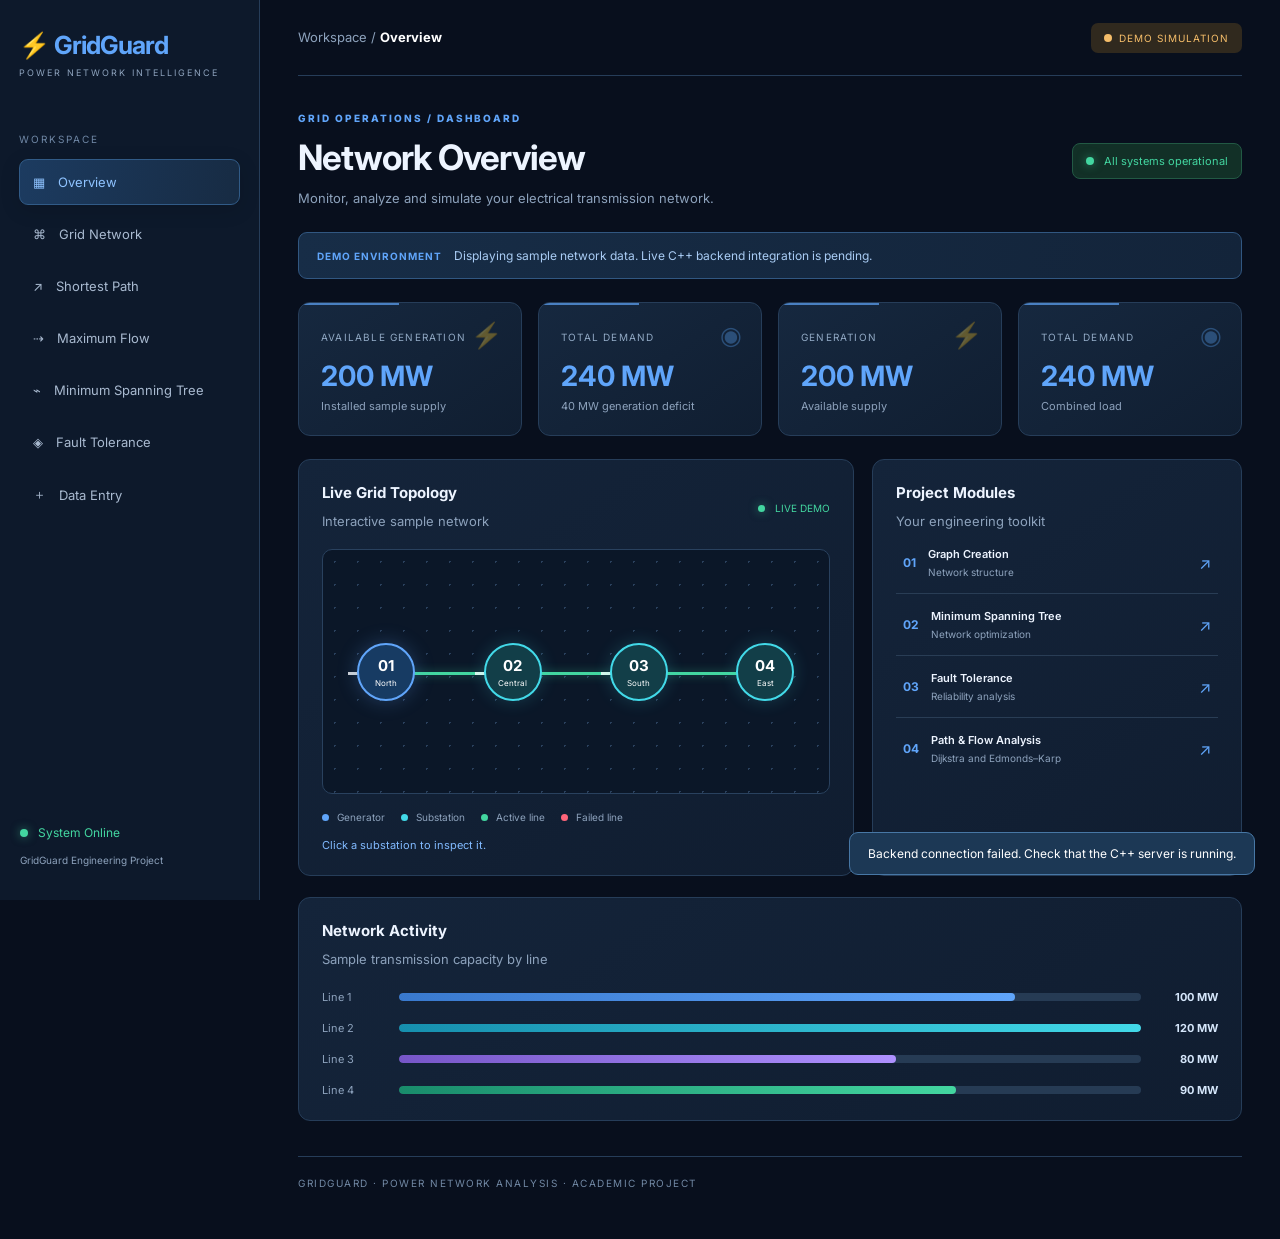
<file: frontend/index.html>
<!DOCTYPE html>
<html lang="en">
<head>
    <meta charset="UTF-8">
    <meta name="viewport" content="width=device-width, initial-scale=1.0">
    <title>GridGuard | Power Network Intelligence</title>
    <link rel="stylesheet" href="style.css">
</head>
<body>

<div class="app-shell">

    <aside class="sidebar">
        <div class="brand">
            <h2>⚡ GridGuard</h2>
            <p>POWER NETWORK INTELLIGENCE</p>
        </div>

        <p class="nav-heading">WORKSPACE</p>
        <button class="nav active" data-page="overview">▦ <span>Overview</span></button>
        <button class="nav" data-page="network">⌘ <span>Grid Network</span></button>
        <button class="nav" data-page="shortest">↗ <span>Shortest Path</span></button>
        <button class="nav" data-page="flow">⇢ <span>Maximum Flow</span></button>
        <button class="nav" data-page="mst">⌁ <span>Minimum Spanning Tree</span></button>
        <button class="nav" data-page="fault">◈ <span>Fault Tolerance</span></button>
        <button class="nav" data-page="data-entry">＋ <span>Data Entry</span></button>
        <div class="sidebar-bottom">
            <div><span class="status-dot"></span> System Online</div>
            <small>GridGuard Engineering Project</small>
        </div>
    </aside>

    <main class="main-content">

        <header class="topbar">
            <div>
                <span class="muted">Workspace /</span>
                <b id="page-title">Overview</b>
            </div>
            <div class="topbar-right">
                <span class="demo"><span class="status-dot"></span> DEMO SIMULATION</span>
            </div>
        </header>

        <!-- OVERVIEW -->
        <section id="overview" class="page active">
            <div class="welcome-row">
                <div>
                    <p class="eyebrow">GRID OPERATIONS / DASHBOARD</p>
                    <h1>Network Overview</h1>
                    <p class="muted">Monitor, analyze and simulate your electrical transmission network.</p>
                </div>
                <div class="system-status">
                    <span class="status-dot"></span> All systems operational
                </div>
            </div>

            <div class="notice">
                <strong>DEMO ENVIRONMENT</strong>
                <span>Displaying sample network data. Live C++ backend integration is pending.</span>
            </div>

            <div class="stats">
         <article class="stat-card">
    <small>AVAILABLE GENERATION</small>
    <h2>200 MW</h2>
    <p>Installed sample supply</p>
    <span class="stat-icon">⚡</span>
</article>

<article class="stat-card">
    <small>TOTAL DEMAND</small>
    <h2>240 MW</h2>
    <p>40 MW generation deficit</p>
    <span class="stat-icon">◉</span>
</article>
                <article class="stat-card">
                    <small>GENERATION</small>
                    <h2>200 MW</h2>
                    <p>Available supply</p>
                    <span class="stat-icon">⚡</span>
                </article>
                <article class="stat-card">
                    <small>TOTAL DEMAND</small>
                    <h2>240 MW</h2>
                    <p>Combined load</p>
                    <span class="stat-icon">◉</span>
                </article>
            </div>

            <div class="dashboard-grid">
                <article class="card topology-card">
                    <div class="card-heading">
                        <div>
                            <h3>Live Grid Topology</h3>
                            <p class="muted">Interactive sample network</p>
                        </div>
                        <span class="live-label"><span class="status-dot"></span> LIVE DEMO</span>
                    </div>

                    <div class="grid-map" id="overview-map">
                        <div class="grid-line line-1" data-line="1"></div>
                        <div class="grid-line line-2" data-line="2"></div>
                        <div class="grid-line line-3" data-line="3"></div>
                        <div class="grid-line line-4" data-line="4"></div>

                        <button class="station generator" data-station="1">
                            <strong>01</strong><small>North</small>
                        </button>
                        <button class="station load" data-station="2">
                            <strong>02</strong><small>Central</small>
                        </button>
                        <button class="station load" data-station="3">
                            <strong>03</strong><small>South</small>
                        </button>
                        <button class="station load" data-station="4">
                            <strong>04</strong><small>East</small>
                        </button>
                    </div>

                    <div class="map-legend">
                        <span><i class="legend-dot blue"></i> Generator</span>
                        <span><i class="legend-dot cyan"></i> Substation</span>
                        <span><i class="legend-dot green"></i> Active line</span>
                        <span><i class="legend-dot red"></i> Failed line</span>
                    </div>
                    <p class="interaction-hint" id="station-info">Click a substation to inspect it.</p>
                </article>

                <article class="card module-card">
                    <h3>Project Modules</h3>
                    <p class="muted">Your engineering toolkit</p>
                    <button class="module-item" data-go="network">
                        <span class="module-number">01</span>
                        <span><strong>Graph Creation</strong><small>Network structure</small></span>
                        <span class="module-arrow">↗</span>
                    </button>
                    <button class="module-item" data-go="mst">
                        <span class="module-number">02</span>
                        <span><strong>Minimum Spanning Tree</strong><small>Network optimization</small></span>
                        <span class="module-arrow">↗</span>
                    </button>
                    <button class="module-item" data-go="fault">
                        <span class="module-number">03</span>
                        <span><strong>Fault Tolerance</strong><small>Reliability analysis</small></span>
                        <span class="module-arrow">↗</span>
                    </button>
                    <button class="module-item" data-go="shortest">
                        <span class="module-number">04</span>
                        <span><strong>Path & Flow Analysis</strong><small>Dijkstra and Edmonds–Karp</small></span>
                        <span class="module-arrow">↗</span>
                    </button>
                </article>
            </div>

            <article class="card activity-card">
                <div class="card-heading">
                    <div>
                        <h3>Network Activity</h3>
                        <p class="muted">Sample transmission capacity by line</p>
                    </div>
                </div>
                <div class="capacity-bars">
                    <div class="capacity-row"><span>Line 1</span><div class="bar-track"><div class="bar-fill" style="width:83%"></div></div><b>100 MW</b></div>
                    <div class="capacity-row"><span>Line 2</span><div class="bar-track"><div class="bar-fill cyan-fill" style="width:100%"></div></div><b>120 MW</b></div>
                    <div class="capacity-row"><span>Line 3</span><div class="bar-track"><div class="bar-fill purple-fill" style="width:67%"></div></div><b>80 MW</b></div>
                    <div class="capacity-row"><span>Line 4</span><div class="bar-track"><div class="bar-fill green-fill" style="width:75%"></div></div><b>90 MW</b></div>
                </div>
            </article>
        </section>

        <!-- NETWORK -->
        <section id="network" class="page">
            <p class="eyebrow">MODULE 1 / GRAPH MANAGEMENT</p>
            <h1>Grid Network</h1>
            <p class="muted">Explore substations and transmission connections.</p>

            <div class="stats three-stats">
                <article class="stat-card"><small>SUBSTATIONS</small><h2>04</h2><p>Registered nodes</p></article>
                <article class="stat-card"><small>TOTAL LINES</small><h2>04</h2><p>Network edges</p></article>
                <article class="stat-card"><small>NETWORK TYPE</small><h2 class="text-stat">Undirected</h2><p>Weighted graph</p></article>
            </div>

            <article class="card">
                <div class="card-heading">
                    <div><h3>Substation Register</h3><p class="muted">Select a substation to inspect it</p></div>
                </div>
                <div class="table-wrap">
                    <table>
                        <thead><tr><th>ID</th><th>Name</th><th>Type</th><th>Supply</th><th>Demand</th><th>Status</th></tr></thead>
                        <tbody>
                            <tr><td>01</td><td>North</td><td>Generator</td><td>200 MW</td><td>0 MW</td><td><span class="table-status">● Active</span></td></tr>
                            <tr><td>02</td><td>Central</td><td>Load</td><td>0 MW</td><td>100 MW</td><td><span class="table-status">● Active</span></td></tr>
                            <tr><td>03</td><td>South</td><td>Load</td><td>0 MW</td><td>80 MW</td><td><span class="table-status">● Active</span></td></tr>
                            <tr><td>04</td><td>East</td><td>Load</td><td>0 MW</td><td>60 MW</td><td><span class="table-status">● Active</span></td></tr>
                        </tbody>
                    </table>
                </div>
            </article>

            <article class="card">
                <div class="card-heading"><div><h3>Transmission Lines</h3><p class="muted">Click a line to toggle its demo status</p></div></div>
                <div class="table-wrap">
                    <table>
                        <thead><tr><th>Line</th><th>From</th><th>To</th><th>Distance</th><th>Capacity</th><th>Status</th><th>Action</th></tr></thead>
                        <tbody id="line-table">
                            <tr><td>01</td><td>North</td><td>Central</td><td>10 km</td><td>100 MW</td><td><span class="table-status line-status" data-status="1">● Active</span></td><td><button class="small-btn line-toggle" data-line="1">Switch OFF</button></td></tr>
                            <tr><td>02</td><td>Central</td><td>South</td><td>15 km</td><td>120 MW</td><td><span class="table-status line-status" data-status="2">● Active</span></td><td><button class="small-btn line-toggle" data-line="2">Switch OFF</button></td></tr>
                            <tr><td>03</td><td>North</td><td>South</td><td>20 km</td><td>80 MW</td><td><span class="table-status line-status" data-status="3">● Active</span></td><td><button class="small-btn line-toggle" data-line="3">Switch OFF</button></td></tr>
                            <tr><td>04</td><td>South</td><td>East</td><td>8 km</td><td>90 MW</td><td><span class="table-status line-status" data-status="4">● Active</span></td><td><button class="small-btn line-toggle" data-line="4">Switch OFF</button></td></tr>
                        </tbody>
                    </table>
                </div>
            </article>
        </section>

        <!-- SHORTEST PATH -->
        <section id="shortest" class="page">
            <p class="eyebrow">MODULE 4 / DIJKSTRA'S ALGORITHM</p>
            <h1>Shortest Path Analysis</h1>
            <p class="muted">Find the minimum-distance route between two substations.</p>

            <article class="card control-card">
                <h3>Route Configuration</h3>
                <div class="control-row">
                    <label>Source substation
                        <select id="path-source">
                            <option value="1">01 — North</option>
                            <option value="2">02 — Central</option>
                            <option value="3">03 — South</option>
                            <option value="4">04 — East</option>
                        </select>
                    </label>
                    <label>Destination substation
                        <select id="path-destination">
                            <option value="4">04 — East</option>
                            <option value="1">01 — North</option>
                            <option value="2">02 — Central</option>
                            <option value="3">03 — South</option>
                        </select>
                    </label>
                    <button class="primary-btn" id="calculate-path">Calculate Route ↗</button>
                </div>
            </article>

            <article class="card result-card" id="path-result">
                <span class="result-label">SAMPLE SHORTEST ROUTE</span>
                <h2 id="path-route">North → South → East</h2>
                <div class="big-result" id="path-distance">28.00 <span>km</span></div>
                <p class="muted" id="path-message">Shortest route calculated using sample network distances.</p>
            </article>
        </section>

        <!-- MAXIMUM FLOW -->
        <section id="flow" class="page">
            <p class="eyebrow">MODULE 4 / EDMONDS–KARP ALGORITHM</p>
            <h1>Maximum Power Flow</h1>
            <p class="muted">Analyze the maximum transferable power through the network.</p>

            <article class="card control-card">
                <h3>Flow Configuration</h3>
                <div class="control-row">
                    <label>Source
                        <select id="flow-source">
                            <option value="1">01 — North</option>
                            <option value="2">02 — Central</option>
                            <option value="3">03 — South</option>
                            <option value="4">04 — East</option>
                        </select>
                    </label>
                    <label>Destination
                        <select id="flow-destination">
                            <option value="4">04 — East</option>
                            <option value="1">01 — North</option>
                            <option value="2">02 — Central</option>
                            <option value="3">03 — South</option>
                        </select>
                    </label>
                    <button class="primary-btn" id="calculate-flow">Analyze Flow ⇢</button>
                </div>
            </article>

            <article class="card result-card">
                <span class="result-label">SAMPLE MAXIMUM FLOW</span>
                <div class="big-result" id="flow-value">180 <span>MW</span></div>
                <p class="muted" id="flow-message">Maximum transferable power in the tested sample run.</p>
                <div class="cut-box">
                    <h3>Minimum-Cut Transmission Lines</h3>
                    <div id="cut-lines"><span class="chip">Line 1</span><span class="chip">Line 3</span></div>
                </div>
            </article>
        </section>

        <!-- MST -->
        <section id="mst" class="page">
            <p class="eyebrow">MODULE 2 / PRIM & KRUSKAL</p>
            <h1>Minimum Spanning Tree</h1>
            <p class="muted">Compare two algorithms for minimum-cost network construction.</p>

            <div class="stats two-stats">
                <article class="stat-card"><small>KRUSKAL ALGORITHM</small><h2>350</h2><p>Total construction cost</p></article>
                <article class="stat-card"><small>PRIM ALGORITHM</small><h2>350</h2><p>Total construction cost</p></article>
            </div>

            <article class="card">
                <div class="card-heading">
                    <div><h3>Algorithm Comparison</h3><p class="muted">Sample output from the tested C++ program</p></div>
                    <span class="chip success-chip">Same total cost</span>
                </div>
                <div class="table-wrap">
                    <table>
                        <thead><tr><th>Selected Line</th><th>Connection</th><th>Construction Cost</th></tr></thead>
                        <tbody>
                            <tr><td>Line 4</td><td>South — East</td><td>80.00</td></tr>
                            <tr><td>Line 1</td><td>North — Central</td><td>120.00</td></tr>
                            <tr><td>Line 2</td><td>Central — South</td><td>150.00</td></tr>
                        </tbody>
                    </table>
                </div>
                <button class="primary-btn" id="show-mst">Show selected connections</button>
                <p class="interaction-hint" id="mst-message">Press the button to highlight the selected connections.</p>
            </article>
        </section>

        <!-- FAULT TOLERANCE -->
        <section id="fault" class="page">
            <p class="eyebrow">MODULE 3 / NETWORK RELIABILITY</p>
            <h1>Fault Tolerance</h1>
            <p class="muted">Identify critical connections and explore network failure scenarios.</p>

            <div class="stats three-stats">
                <article class="stat-card"><small>CRITICAL LINE</small><h2>04</h2><p>Bridge detected</p></article>
                <article class="stat-card"><small>INITIAL BRIDGES</small><h2>01</h2><p>Before augmentation</p></article>
                <article class="stat-card"><small>FINAL BRIDGES</small><h2>00</h2><p>After augmentation</p></article>
            </div>

            <article class="card fault-card">
                <h3>Fault Simulation Center</h3>
                <p class="muted">Choose a transmission line to simulate a failure.</p>
                <div class="control-row">
                    <label>Transmission line
                        <select id="fault-line">
                            <option value="1">Line 1 — North to Central</option>
                            <option value="2">Line 2 — Central to South</option>
                            <option value="3">Line 3 — North to South</option>
                            <option value="4">Line 4 — South to East</option>
                        </select>
                    </label>
                    <button class="danger-btn" id="simulate-fault">Simulate Failure ⚠</button>
                    <button class="secondary-btn" id="restore-grid">Restore Network ↻</button>
                </div>
                <div class="simulation-output" id="fault-output">
                    <span class="table-status">● Network stable</span>
                    <p>Select a line and run a simulation to see the result.</p>
                </div>
            </article>

            <article class="card">
                <h3>Budget-Based Augmentation</h3>
                <div class="augmentation-grid">
                    <div><small>SELECTED ADDITIONAL LINK</small><h2>Line 5</h2><p>East → North</p></div>
                    <div><small>CONSTRUCTION COST</small><h2>50.00</h2><p>Budget used</p></div>
                    <div><small>REMAINING BUDGET</small><h2>50.00</h2><p>Available budget</p></div>
                </div>
                <p class="muted">Sample result: augmentation reduces the number of bridges from 1 to 0.</p>
            </article>
        </section>

        <footer>GRIDGUARD · POWER NETWORK ANALYSIS · ACADEMIC PROJECT</footer>
        
<!-- DATA ENTRY PAGE -->
<section id="data-entry" class="page">

    <p class="eyebrow">MODULE 5 / NETWORK INPUT</p>
    <h1>Data Entry</h1>
    <p class="muted">
        Add substations and transmission lines to create a custom power grid.
    </p>

    <!-- ADD SUBSTATION -->
    <article class="card">
        <h3>Add Substation</h3>
        <p class="muted">Enter the details of a generator or load substation.</p>

        <div class="control-row">
            <label>Substation ID
                <input type="number" id="station-id" placeholder="e.g. 5">
            </label>

            <label>Substation Name
                <input type="text" id="station-name" placeholder="e.g. West">
            </label>

            <label>Substation Type
                <select id="station-type">
                    <option value="generator">Generator</option>
                    <option value="load">Load</option>
                </select>
            </label>
        </div>

        <div class="control-row">
            <label>Supply (MW)
                <input type="number" id="station-supply" value="0" min="0">
            </label>

            <label>Demand (MW)
                <input type="number" id="station-demand" value="0" min="0">
            </label>
        </div>

        <button class="primary-btn" id="add-station">
            + Add Substation
        </button>
    </article>

    <!-- ADD TRANSMISSION LINE -->
    <article class="card">
        <h3>Add Transmission Line</h3>
        <p class="muted">Connect two existing substations.</p>

        <div class="control-row">
            <label>Line ID
                <input type="number" id="line-id" placeholder="e.g. 5">
            </label>

            <label>From Substation ID
                <input type="number" id="line-from" placeholder="e.g. 1">
            </label>

            <label>To Substation ID
                <input type="number" id="line-to" placeholder="e.g. 4">
            </label>
        </div>

        <div class="control-row">
            <label>Distance (km)
                <input type="number" id="line-distance" placeholder="e.g. 12" min="0.01" step="any">
            </label>

            <label>Terrain Factor
                <input type="number" id="line-terrain" value="1" min="0.01" step="any">
            </label>

            <label>Capacity (MW)
                <input type="number" id="line-capacity" placeholder="e.g. 100" min="0.01" step="any">
            </label>
        </div>

        <button class="primary-btn" id="add-line">
            + Add Transmission Line
        </button>
    </article>

    <!-- CURRENT ENTRIES -->
    <article class="card">
        <h3>Current Network Entries</h3>
        <p class="muted">Substations and transmission lines added to your network.</p>

        <div id="entry-summary">
            <p>No custom entries added yet.</p>
        </div>

        <button class="primary-btn" id="analyze-custom-grid">
            Analyze Network ↗
        </button>
        <p class="interaction-hint" id="entry-message">
            Add your network data and analyze it using the C++ backend.
        </p>
    </article>

</section>
<!-- END DATA ENTRY PAGE -->

    </main>
</div>

<div id="toast" class="toast"></div>

<script src="script.js"></script>
</body>
</html>
</file>
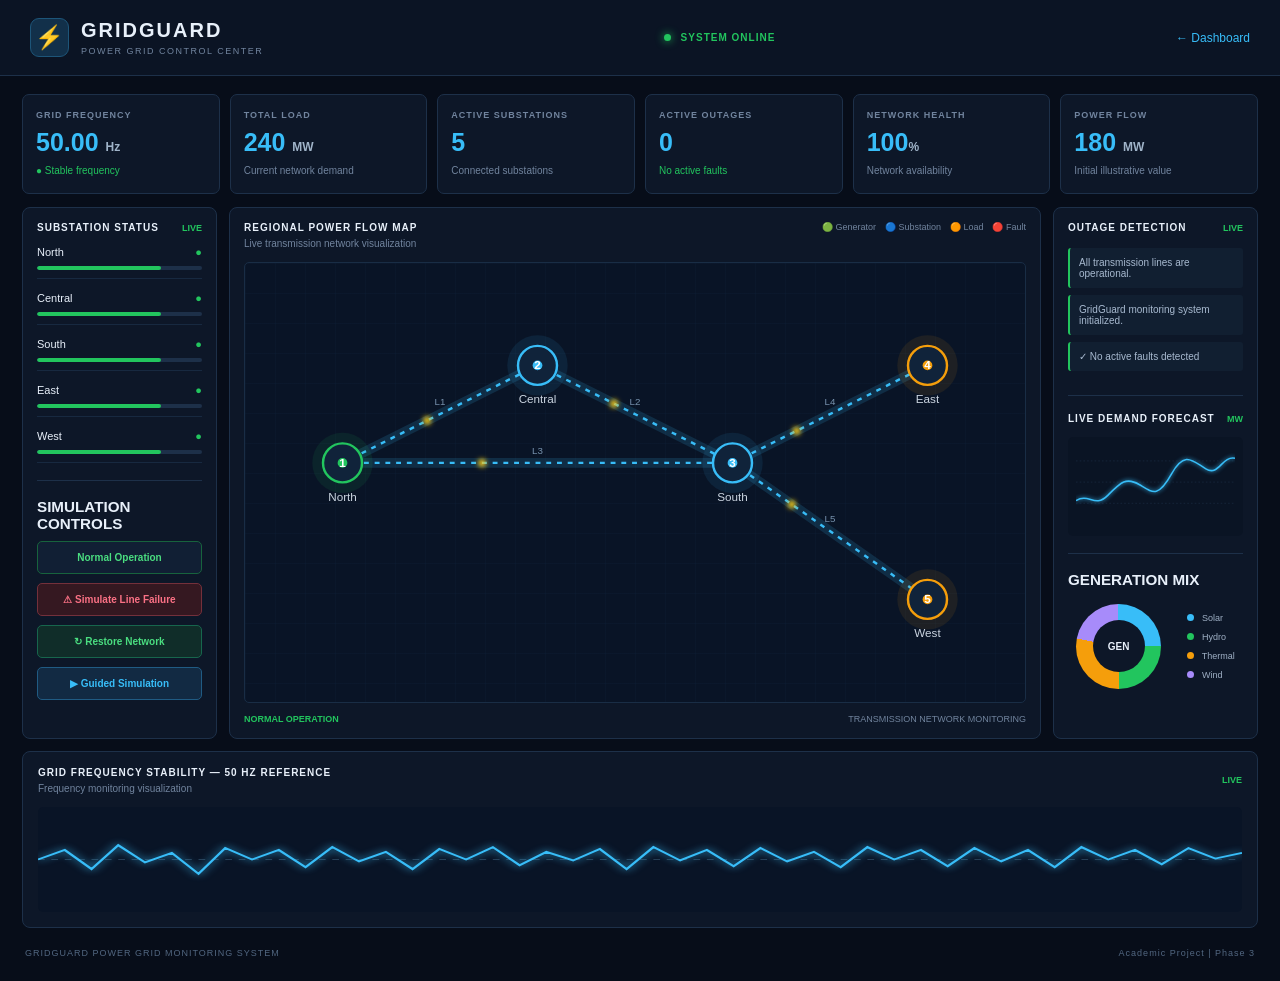
<file: frontend/simulation.html>
<!DOCTYPE html>
<html lang="en">
<head>
    <meta charset="UTF-8">
    <meta name="viewport" content="width=device-width, initial-scale=1.0">

    <title>GridGuard | Power Grid Control Center</title>

    <link rel="stylesheet" href="simulation.css">
</head>

<body>

<!-- HEADER -->
<header class="topbar">

    <div class="brand">
        <div class="brand-icon">⚡</div>
        <div>
            <h1>GRIDGUARD</h1>
            <p>POWER GRID CONTROL CENTER</p>
        </div>
    </div>

    <div class="system-status">
        <span class="online-dot"></span>
        SYSTEM ONLINE
    </div>

    <a href="index.html" class="dashboard-link">
        ← Dashboard
    </a>

</header>


<main class="dashboard">

    <!-- TOP STATISTICS -->
    <section class="stats-grid">

        <article class="stat-card">
            <p>GRID FREQUENCY</p>
            <h2 id="frequency">50.00 <small>Hz</small></h2>
            <span class="green-text">● Stable frequency</span>
        </article>

        <article class="stat-card">
            <p>TOTAL LOAD</p>
            <h2 id="total-load">240 <small>MW</small></h2>
            <span>Current network demand</span>
        </article>

        <article class="stat-card">
            <p>ACTIVE SUBSTATIONS</p>
            <h2 id="station-count">5</h2>
            <span>Connected substations</span>
        </article>

        <article class="stat-card">
            <p>ACTIVE OUTAGES</p>
            <h2 id="failed-lines">0</h2>
            <span class="green-text" id="outage-status">
                No active faults
            </span>
        </article>

        <article class="stat-card">
            <p>NETWORK HEALTH</p>
            <h2 id="network-health">100<small>%</small></h2>
            <span>Network availability</span>
        </article>

        <article class="stat-card">
            <p>POWER FLOW</p>
            <h2 id="power-flow">180 <small>MW</small></h2>
            <span>Initial illustrative value</span>
        </article>

    </section>


    <!-- MAIN THREE-COLUMN LAYOUT -->
    <section class="main-grid">


        <!-- LEFT PANEL -->
        <aside class="side-panel station-panel">

            <div class="section-heading">
                <h3>SUBSTATION STATUS</h3>
                <span class="live-label">LIVE</span>
            </div>

            <div id="station-list">

                <div class="station-item">
                    <div><span>North</span><b>●</b></div>
                    <div class="load-bar">
                        <span style="width:70%"></span>
                    </div>
                </div>

                <div class="station-item">
                    <div><span>Central</span><b>●</b></div>
                    <div class="load-bar">
                        <span style="width:55%"></span>
                    </div>
                </div>

                <div class="station-item">
                    <div><span>South</span><b>●</b></div>
                    <div class="load-bar">
                        <span style="width:80%"></span>
                    </div>
                </div>

                <div class="station-item">
                    <div><span>East</span><b>●</b></div>
                    <div class="load-bar">
                        <span style="width:45%"></span>
                    </div>
                </div>

                <div class="station-item">
                    <div><span>West</span><b>●</b></div>
                    <div class="load-bar">
                        <span style="width:60%"></span>
                    </div>
                </div>

            </div>


            <div class="panel-divider"></div>

            <h3 class="section-heading">SIMULATION CONTROLS</h3>

            <button id="normal-btn"
                    class="control-btn normal-btn">
                Normal Operation
            </button>

            <button id="fault-btn"
                    class="control-btn fault-btn">
                ⚠ Simulate Line Failure
            </button>

            <button id="restore-btn"
                    class="control-btn restore-btn">
                ↻ Restore Network
            </button>

            <button id="guided-btn"
                    class="control-btn guided-btn">
                ▶ Guided Simulation
            </button>

        </aside>


        <!-- CENTER NETWORK MAP -->
        <section class="network-panel">

            <div class="section-heading map-heading">

                <div>
                    <h3>REGIONAL POWER FLOW MAP</h3>
                    <p>Live transmission network visualization</p>
                </div>

                <div class="map-legend">
                    <span>🟢 Generator</span>
                    <span>🔵 Substation</span>
                    <span>🟠 Load</span>
                    <span>🔴 Fault</span>
                </div>

            </div>


            <div class="network-container">

                <svg id="network-svg"
                     viewBox="0 0 800 450"
                     preserveAspectRatio="xMidYMid meet"
                     role="img"
                     aria-label="GridGuard power transmission network">

                </svg>

            </div>


            <div class="map-footer">
                <span id="grid-status">
                    NORMAL OPERATION
                </span>

                <span>
                    TRANSMISSION NETWORK MONITORING
                </span>
            </div>

        </section>


        <!-- RIGHT PANEL -->
        <aside class="side-panel right-panel">


            <!-- OUTAGE DETECTION -->
            <section class="outage-section">

                <div class="section-heading">
                    <h3>OUTAGE DETECTION</h3>
                    <span class="live-label">LIVE</span>
                </div>

                <div id="event-log" class="event-log">

                    <p class="normal-event">
                        ✓ No active faults detected
                    </p>

                </div>

            </section>


            <div class="panel-divider"></div>


            <!-- DEMAND FORECAST -->
            <section class="forecast-section">

                <div class="section-heading">
                    <h3>LIVE DEMAND FORECAST</h3>
                    <span class="live-label">MW</span>
                </div>

                <div class="chart-container">

                    <svg id="demand-chart"
                         viewBox="0 0 300 150">

                        <g class="chart-grid">
                            <path d="M0 30 H300"/>
                            <path d="M0 70 H300"/>
                            <path d="M0 110 H300"/>
                        </g>

                        <path class="chart-line"
                              d="M0 105 C25 90 35 120 60 95
                              S95 60 120 75 S155 100 180 55
                              S220 30 245 45 S275 20 300 25"/>

                    </svg>

                </div>

            </section>


            <div class="panel-divider"></div>


            <!-- GENERATION MIX -->
            <section class="generation-section">

                <h3>GENERATION MIX</h3>

                <div class="generation-content">

                    <div class="donut-chart">
                        <div>GEN</div>
                    </div>

                    <div class="generation-legend">

                        <span>
                            <i class="solar"></i> Solar
                        </span>

                        <span>
                            <i class="hydro"></i> Hydro
                        </span>

                        <span>
                            <i class="thermal"></i> Thermal
                        </span>

                        <span>
                            <i class="wind"></i> Wind
                        </span>

                    </div>

                </div>

            </section>

        </aside>

    </section>


    <!-- BOTTOM FREQUENCY GRAPH -->
    <section class="bottom-grid">

        <article class="bottom-panel">

            <div class="section-heading">

                <div>
                    <h3>
                        GRID FREQUENCY STABILITY — 50 HZ REFERENCE
                    </h3>

                    <p>Frequency monitoring visualization</p>
                </div>

                <span class="live-label">LIVE</span>

            </div>


            <div class="frequency-chart">

                <svg id="frequency-chart"
                     viewBox="0 0 900 110"
                     preserveAspectRatio="none">

                    <path class="frequency-reference"
                          d="M0 55 H900"/>

                    <path id="frequency-wave"
                          class="frequency-wave"
                          d="M0 55 L20 45 L40 65 L60 40
                          L80 58 L100 48 L120 70
                          L140 43 L160 55 L180 45
                          L200 63 L220 42 L240 57
                          L260 47 L280 65 L300 44
                          L320 55 L340 42 L360 61
                          L380 47 L400 56 L420 44
                          L440 65 L460 42 L480 56
                          L500 45 L520 62 L540 43
                          L560 57 L580 47 L600 63
                          L620 42 L640 55 L660 45
                          L680 62 L700 43 L720 57
                          L740 45 L760 63 L780 42
                          L800 55 L820 45 L840 60
                          L860 43 L880 54 L900 48"/>

                </svg>

            </div>

        </article>

    </section>


    <!-- FOOTER -->
    <footer class="footer">

        <span>
            GRIDGUARD POWER GRID MONITORING SYSTEM
        </span>

        <span>
            Academic Project | Phase 3
        </span>

    </footer>

</main>


<!-- KEEP THIS SCRIPT REFERENCE -->
<script src="simulation.js"></script>

</body>
</html>
</file>
<file: frontend/style.css>
@import url('https://fonts.googleapis.com/css2?family=Inter:wght@400;500;600;700;800&display=swap');

:root {
    --bg: #080f1d;
    --sidebar: #0d192b;
    --panel: #111f33;
    --panel2: #162840;
    --border: #263d59;
    --blue: #60a5fa;
    --cyan: #42d9e8;
    --green: #43d6a0;
    --red: #ff657a;
    --text: #edf4ff;
    --muted: #8da2bc;
}

* {
    margin: 0;
    padding: 0;
    box-sizing: border-box;
}

body {
    font-family: 'Inter', 'Segoe UI', sans-serif;
    background: var(--bg);
    color: var(--text);
    min-height: 100vh;
}

button, select {
    font: inherit;
}

button {
    cursor: pointer;
}

.app-shell {
    min-height: 100vh;
}

/* SIDEBAR */

.sidebar {
    width: 260px;
    height: 100vh;
    position: fixed;
    left: 0;
    top: 0;
    z-index: 10;
    background: var(--sidebar);
    border-right: 1px solid var(--border);
    padding: 30px 19px;
}

.brand {
    margin-bottom: 55px;
}

.brand h2 {
    font-size: 25px;
    color: var(--blue);
    letter-spacing: -1px;
}

.brand p {
    font-size: 9px;
    letter-spacing: 2px;
    color: var(--muted);
    margin-top: 7px;
}

.nav-heading {
    font-size: 10px;
    letter-spacing: 2px;
    color: #6f87a5;
    margin-bottom: 14px;
}

.nav {
    display: flex;
    align-items: center;
    gap: 13px;
    width: 100%;
    padding: 14px 13px;
    margin: 6px 0;
    border: 1px solid transparent;
    border-radius: 9px;
    background: transparent;
    color: #a9bad0;
    text-align: left;
    font-size: 13px;
    transition: .25s ease;
}

.nav:hover {
    background: #172b43;
    color: var(--blue);
    transform: translateX(3px);
}

.nav.active {
    background: linear-gradient(100deg, #1c3b60, #172b43);
    border-color: #315b87;
    color: #8fc3ff;
    box-shadow: 0 5px 20px #0002;
}

.sidebar-bottom {
    position: absolute;
    bottom: 27px;
    left: 20px;
    font-size: 12px;
    color: var(--green);
    line-height: 2.2;
}

.sidebar-bottom small {
    color: var(--muted);
}

.status-dot {
    display: inline-block;
    width: 8px;
    height: 8px;
    background: var(--green);
    border-radius: 50%;
    margin-right: 7px;
    box-shadow: 0 0 10px #43d6a088;
    animation: pulse 1.8s infinite;
}

@keyframes pulse {
    50% { opacity: .45; box-shadow: 0 0 3px #43d6a0; }
}

/* MAIN */

.main-content {
    margin-left: 260px;
    width: calc(100% - 260px);
    padding: 0 38px 30px;
    max-width: 1800px;
}

.topbar {
    height: 76px;
    display: flex;
    align-items: center;
    justify-content: space-between;
    border-bottom: 1px solid var(--border);
    color: var(--muted);
    font-size: 13px;
}

.topbar b {
    color: white;
}

.demo {
    display: inline-flex;
    align-items: center;
    background: #30291e;
    color: #f5bd69;
    padding: 9px 13px;
    border-radius: 7px;
    font-size: 10px;
    letter-spacing: 1px;
}

.demo .status-dot {
    background: #f5bd69;
    box-shadow: none;
    animation: none;
}

/* PAGE CONTENT */

.page {
    display: none;
    padding-top: 36px;
    animation: pageIn .35s ease;
}

.page.active {
    display: block;
}

@keyframes pageIn {
    from { opacity: 0; transform: translateY(9px); }
    to { opacity: 1; transform: translateY(0); }
}

.welcome-row {
    display: flex;
    justify-content: space-between;
    align-items: center;
    gap: 15px;
}

.eyebrow {
    color: var(--blue);
    font-size: 10px;
    font-weight: 800;
    letter-spacing: 2px;
    margin-bottom: 12px;
}

h1 {
    font-size: clamp(25px, 3vw, 35px);
    letter-spacing: -1px;
    margin-bottom: 9px;
}

.muted {
    color: var(--muted);
    font-size: 13px;
    line-height: 1.7;
}

.system-status {
    color: var(--green);
    background: #123027;
    padding: 10px 13px;
    border: 1px solid #225944;
    border-radius: 8px;
    font-size: 11px;
    white-space: nowrap;
}

/* NOTICE */

.notice {
    display: flex;
    flex-wrap: wrap;
    gap: 12px;
    align-items: center;
    padding: 15px 18px;
    margin: 23px 0;
    border: 1px solid #315781;
    border-radius: 9px;
    background: linear-gradient(100deg, #172d47, #13243a);
    color: #a9ccf4;
    font-size: 12px;
}

.notice strong {
    color: var(--blue);
    letter-spacing: 1px;
    font-size: 10px;
}

/* STAT CARDS */

.stats {
    display: grid;
    grid-template-columns: repeat(4, 1fr);
    gap: 16px;
    margin: 20px 0;
}

.three-stats {
    grid-template-columns: repeat(3, 1fr);
}

.two-stats {
    grid-template-columns: repeat(2, 1fr);
}

.stat-card {
    position: relative;
    overflow: hidden;
    background: linear-gradient(145deg, #16283f, #101e31);
    border: 1px solid var(--border);
    border-radius: 12px;
    padding: 22px;
    transition: .25s;
}

.stat-card::after {
    content: "";
    position: absolute;
    height: 2px;
    width: 45%;
    top: 0;
    left: 0;
    background: var(--blue);
    opacity: .7;
}

.stat-card:hover {
    transform: translateY(-5px);
    border-color: #518ac7;
    box-shadow: 0 12px 28px #0003;
}

.stat-card small {
    color: #91a9c4;
    font-size: 10px;
    letter-spacing: 1.2px;
}

.stat-card h2 {
    color: var(--blue);
    font-size: 28px;
    margin: 14px 0 6px;
}

.stat-card p {
    color: var(--muted);
    font-size: 11px;
}

.stat-icon {
    position: absolute;
    right: 19px;
    top: 17px;
    font-size: 25px;
    color: #5daaff55;
}

.text-stat {
    font-size: 20px !important;
}

/* CARDS AND DASHBOARD */

.dashboard-grid {
    display: grid;
    grid-template-columns: 1.5fr 1fr;
    gap: 18px;
    margin-top: 23px;
}

.card {
    background: linear-gradient(145deg, #14243a, #101d30);
    border: 1px solid var(--border);
    border-radius: 12px;
    padding: 23px;
    margin-bottom: 18px;
    transition: border-color .25s;
}

.card:hover {
    border-color: #385879;
}

.card h3 {
    font-size: 15px;
    margin-bottom: 8px;
}

.card-heading {
    display: flex;
    justify-content: space-between;
    align-items: center;
    gap: 12px;
    margin-bottom: 15px;
}

.live-label {
    color: var(--green);
    font-size: 10px;
    white-space: nowrap;
}

.live-label .status-dot {
    width: 7px;
    height: 7px;
}

.topology-card {
    min-width: 0;
}

/* GRID MAP */

.grid-map {
    height: 245px;
    margin: 17px 0;
    position: relative;
    overflow: hidden;
    border: 1px solid #29415e;
    border-radius: 10px;
    background-color: #0b1728;
    background-image: radial-gradient(#2a405c 1px, transparent 1px);
    background-size: 23px 23px;
}

.grid-line {
    position: absolute;
    height: 3px;
    border-radius: 5px;
    background: var(--green);
    box-shadow: 0 0 10px #43d6a077;
    z-index: 1;
    transform-origin: left center;
    transition: .3s;
}

.grid-line::after {
    content: "";
    position: absolute;
    height: 100%;
    width: 30%;
    left: -30%;
    background: white;
    opacity: .8;
    animation: electricity 2.5s linear infinite;
}

@keyframes electricity {
    from { left: -30%; }
    to { left: 100%; }
}

.grid-line.line-1 {
    left: 12.5%;
    top: 50%;
    width: 25%;
}

.grid-line.line-2 {
    left: 37.5%;
    top: 50%;
    width: 25%;
}

.grid-line.line-3 {
    left: 12.5%;
    top: 50%;
    width: 50%;
    transform: rotate(0deg);
    opacity: 0;
}

.grid-line.line-4 {
    left: 62.5%;
    top: 50%;
    width: 25%;
}

.grid-line.failed {
    background: var(--red);
    box-shadow: 0 0 12px #ff657a99;
    opacity: .25;
}

.station {
    position: absolute;
    z-index: 3;
    top: 50%;
    transform: translate(-50%, -50%);
    width: 58px;
    height: 58px;
    border-radius: 50%;
    border: 2px solid var(--cyan);
    background: #123e48;
    color: white;
    display: flex;
    flex-direction: column;
    align-items: center;
    justify-content: center;
    box-shadow: 0 0 18px #42d9e833;
    transition: .25s;
}

.station:hover,
.station.selected {
    transform: translate(-50%, -50%) scale(1.13);
    box-shadow: 0 0 25px #42d9e899;
    background: #1b5260;
}

.station strong {
    font-size: 15px;
}

.station small {
    font-size: 8px;
    margin-top: 3px;
}

.station.generator {
    left: 12.5%;
    border-color: var(--blue);
    background: #173b63;
    box-shadow: 0 0 20px #60a5fa44;
}

.station[data-station="1"] {
    left: 12.5%;
}

.station[data-station="2"] {
    left: 37.5%;
}

.station[data-station="3"] {
    left: 62.5%;
}

.station[data-station="4"] {
    left: 87.5%;
}
.map-legend {
    display: flex;
    flex-wrap: wrap;
    gap: 16px;
    color: var(--muted);
    font-size: 10px;
}

.legend-dot {
    display: inline-block;
    height: 7px;
    width: 7px;
    border-radius: 50%;
    margin-right: 5px;
}

.legend-dot.blue { background: var(--blue); }
.legend-dot.cyan { background: var(--cyan); }
.legend-dot.green { background: var(--green); }
.legend-dot.red { background: var(--red); }

.interaction-hint {
    color: #81baff;
    font-size: 11px;
    margin-top: 15px;
}

/* MODULES */

.module-card {
    min-width: 0;
}

.module-item {
    display: flex;
    align-items: center;
    gap: 12px;
    width: 100%;
    padding: 15px 7px;
    text-align: left;
    background: transparent;
    border: none;
    border-bottom: 1px solid #293d55;
    color: var(--text);
    transition: .2s;
}

.module-item:hover {
    background: #1a3049;
    padding-left: 13px;
}

.module-item:last-child {
    border: none;
}

.module-number {
    color: var(--blue);
    font-size: 12px;
    font-weight: 700;
}

.module-item span:nth-child(2) {
    flex: 1;
}

.module-item strong {
    display: block;
    font-size: 11px;
    font-weight: 600;
}

.module-item small {
    display: block;
    font-size: 10px;
    color: var(--muted);
    margin-top: 5px;
}

.module-arrow {
    color: var(--blue);
}

/* CAPACITY BARS */

.activity-card {
    margin-top: 3px;
}

.capacity-bars {
    display: grid;
    gap: 17px;
    margin-top: 20px;
}

.capacity-row {
    display: grid;
    grid-template-columns: 65px 1fr 65px;
    align-items: center;
    gap: 12px;
    font-size: 11px;
    color: var(--muted);
}

.capacity-row b {
    color: #d5e6fa;
    text-align: right;
}

.bar-track {
    height: 8px;
    background: #263b54;
    border-radius: 10px;
    overflow: hidden;
}

.bar-fill {
    height: 100%;
    border-radius: 10px;
    background: linear-gradient(90deg, #3979ce, #60a5fa);
}

.cyan-fill { background: linear-gradient(90deg, #168fae, #42d9e8); }
.purple-fill { background: linear-gradient(90deg, #7756c8, #ae91ff); }
.green-fill { background: linear-gradient(90deg, #198c6b, #43d6a0); }

/* TABLES */

.table-wrap {
    width: 100%;
    overflow-x: auto;
}

table {
    width: 100%;
    border-collapse: collapse;
    min-width: 560px;
    font-size: 12px;
}

th {
    color: #85a4c5;
    font-size: 10px;
    letter-spacing: 1px;
    text-align: left;
    background: #172a40;
}

th, td {
    padding: 15px 12px;
    border-bottom: 1px solid #293e57;
}

td {
    color: #c6d5e7;
}

tbody tr {
    transition: .2s;
}

tbody tr:hover {
    background: #1b3048;
}

.table-status {
    color: var(--green);
    font-size: 11px;
    white-space: nowrap;
}

.small-btn {
    padding: 7px 10px;
    border-radius: 6px;
    border: 1px solid #3b638c;
    background: #1a3553;
    color: #a9d2ff;
    font-size: 10px;
    transition: .2s;
}

.small-btn:hover {
    background: #28517b;
}

.small-btn.is-off {
    border-color: #873d50;
    background: #482333;
    color: #ff9bac;
}

/* CONTROLS */

.control-card {
    margin-top: 22px;
}

.control-row {
    display: flex;
    align-items: end;
    flex-wrap: wrap;
    gap: 15px;
    margin-top: 18px;
}

.control-row label {
    display: flex;
    flex-direction: column;
    gap: 8px;
    flex: 1;
    min-width: 170px;
    color: #a6bbd4;
    font-size: 11px;
}

select {
    width: 100%;
    padding: 12px;
    background: #0c192a;
    border: 1px solid #35516e;
    border-radius: 7px;
    color: var(--text);
    outline: none;
}

select:focus {
    border-color: var(--blue);
    box-shadow: 0 0 0 3px #60a5fa22;
}

.primary-btn,
.secondary-btn,
.danger-btn {
    padding: 12px 17px;
    border: 1px solid transparent;
    border-radius: 7px;
    font-size: 11px;
    font-weight: 700;
    transition: .2s;
}

.primary-btn {
    color: white;
    background: linear-gradient(100deg, #2779d3, #4099ef);
    box-shadow: 0 5px 18px #2779d344;
}

.primary-btn:hover {
    transform: translateY(-2px);
    box-shadow: 0 8px 23px #2779d366;
}

.secondary-btn {
    background: #20354c;
    border-color: #405c79;
    color: #c3d9f1;
}

.secondary-btn:hover {
    background: #2c4764;
}

.danger-btn {
    background: #4b2633;
    border-color: #874253;
    color: #ff9bac;
}

.danger-btn:hover {
    background: #683044;
}

/* RESULTS */

.result-card {
    margin-top: 20px;
    max-width: 900px;
    padding: 30px;
}

.result-label {
    color: var(--cyan);
    font-size: 10px;
    font-weight: 700;
    letter-spacing: 2px;
}

.result-card h2 {
    margin-top: 20px;
    color: #d9eaff;
    font-size: 23px;
}

.big-result {
    font-size: clamp(38px, 6vw, 55px);
    font-weight: 800;
    color: var(--blue);
    margin: 17px 0;
    letter-spacing: -2px;
}

.big-result span {
    font-size: 20px;
    color: var(--cyan);
}

.cut-box {
    margin-top: 25px;
    padding: 20px;
    background: #0d1b2d;
    border: 1px solid #2b435e;
    border-radius: 9px;
}

.cut-box h3 {
    margin-bottom: 13px;
}

.chip {
    display: inline-block;
    padding: 8px 12px;
    margin: 4px;
    border-radius: 6px;
    color: #a9d1ff;
    background: #1c3857;
    border: 1px solid #355c83;
    font-size: 11px;
}

.success-chip {
    background: #14382f;
    border-color: #28654f;
    color: var(--green);
}

/* FAULT SIMULATION */

.simulation-output {
    margin-top: 24px;
    padding: 18px;
    border: 1px solid #2b465e;
    border-radius: 9px;
    background: #0c1a2a;
}

.simulation-output p {
    color: var(--muted);
    font-size: 12px;
    margin-top: 10px;
    line-height: 1.7;
}

.simulation-output.failed-output {
    border-color: #874253;
    background: #291923;
}

.simulation-output.failed-output .table-status {
    color: var(--red);
}

.augmentation-grid {
    display: grid;
    grid-template-columns: repeat(3, 1fr);
    gap: 15px;
    margin: 22px 0;
}

.augmentation-grid > div {
    padding: 16px;
    border-radius: 8px;
    background: #0d1b2d;
    border: 1px solid #293e58;
}

.augmentation-grid small {
    color: var(--muted);
    font-size: 9px;
    letter-spacing: 1px;
}

.augmentation-grid h2 {
    color: var(--blue);
    font-size: 23px;
    margin: 12px 0 5px;
}

.augmentation-grid p {
    color: var(--muted);
    font-size: 11px;
}

/* FOOTER AND TOAST */

footer {
    border-top: 1px solid var(--border);
    margin-top: 35px;
    padding: 20px 0;
    color: #7188a4;
    font-size: 10px;
    letter-spacing: 1.5px;
}

.toast {
    position: fixed;
    right: 25px;
    bottom: 25px;
    z-index: 50;
    background: #1c3855;
    border: 1px solid #4777a5;
    color: white;
    border-radius: 9px;
    padding: 13px 18px;
    font-size: 12px;
    opacity: 0;
    transform: translateY(15px);
    pointer-events: none;
    transition: .25s;
}

.toast.show {
    opacity: 1;
    transform: translateY(0);
}

/* RESPONSIVE */

@media (max-width: 1100px) {
    .dashboard-grid {
        grid-template-columns: 1fr;
    }

    .stats {
        grid-template-columns: repeat(2, 1fr);
    }
}

@media (max-width: 700px) {
    .sidebar {
        width: 70px;
        padding: 20px 7px;
    }

    .brand h2 {
        font-size: 11px;
    }

    .brand p,
    .nav-heading,
    .nav span,
    .sidebar-bottom {
        display: none;
    }

    .nav {
        justify-content: center;
        padding: 14px 5px;
    }

    .main-content {
        margin-left: 70px;
        width: calc(100% - 70px);
        padding: 0 14px 20px;
    }

    .stats,
    .three-stats,
    .two-stats {
        grid-template-columns: repeat(2, 1fr);
    }

    .welcome-row {
        align-items: flex-start;
        flex-direction: column;
    }

    .augmentation-grid {
        grid-template-columns: 1fr;
    }

    .topbar {
        height: 62px;
    }

    .card {
        padding: 16px;
    }

    .grid-map {
        height: 200px;
    }
}

@media (prefers-reduced-motion: reduce) {
    *, *::before, *::after {
        animation-duration: .01ms !important;
        transition-duration: .01ms !important;
    }
}

.main-content {
    min-width: 0;
    overflow-x: hidden;
}

.dashboard-grid,
.card,
.topology-card {
    min-width: 0;
}

.grid-map {
    width: 100%;
}
</file>
<file: frontend/simulation.css>
* {
    margin: 0;
    padding: 0;
    box-sizing: border-box;
}

:root {
    --bg: #070d19;
    --panel: #0d1728;
    --panel-light: #111f34;
    --border: #1d3049;
    --blue: #38bdf8;
    --green: #22c55e;
    --red: #ef4444;
    --orange: #f59e0b;
    --muted: #71849e;
    --white: #e8f0fa;
}

body {
    background: var(--bg);
    color: var(--white);
    font-family: "Segoe UI", Arial, sans-serif;
    min-height: 100vh;
    font-size: 13px;
}

/* HEADER */

.topbar {
    height: 76px;
    padding: 0 30px;
    display: flex;
    align-items: center;
    justify-content: space-between;
    background: #0b1424;
    border-bottom: 1px solid var(--border);
}

.brand {
    display: flex;
    align-items: center;
    gap: 12px;
}

.brand-icon {
    width: 39px;
    height: 39px;
    display: grid;
    place-items: center;
    background: #12304a;
    border: 1px solid #1d5579;
    border-radius: 9px;
    color: #38bdf8;
    font-size: 23px;
}

.brand h1 {
    font-size: 20px;
    letter-spacing: 2px;
}

.brand p {
    font-size: 9px;
    color: var(--muted);
    letter-spacing: 1.5px;
    margin-top: 4px;
}

.system-status {
    color: var(--green);
    font-size: 10px;
    font-weight: bold;
    letter-spacing: 1px;
}

.online-dot {
    display: inline-block;
    width: 7px;
    height: 7px;
    border-radius: 50%;
    background: var(--green);
    margin-right: 6px;
    box-shadow: 0 0 9px var(--green);
}

.dashboard-link {
    color: var(--blue);
    text-decoration: none;
    font-size: 12px;
}

/* MAIN LAYOUT */

.dashboard {
    max-width: 1800px;
    margin: auto;
    padding: 18px 22px;
}

.stats-grid {
    display: grid;
    grid-template-columns: repeat(6, 1fr);
    gap: 10px;
    margin-bottom: 13px;
}

.stat-card {
    background: var(--panel);
    border: 1px solid var(--border);
    border-radius: 7px;
    padding: 15px 13px;
    min-height: 100px;
}

.stat-card p {
    color: var(--muted);
    font-size: 9px;
    letter-spacing: 1px;
    font-weight: bold;
}

.stat-card h2 {
    color: var(--blue);
    font-size: 25px;
    margin: 8px 0 5px;
    font-weight: 600;
}

.stat-card h2 small {
    font-size: 12px;
    color: #a0b4c9;
}

.stat-card span {
    color: var(--muted);
    font-size: 10px;
}

.green-text {
    color: var(--green) !important;
}

/* THREE COLUMN LAYOUT */

.main-grid {
    display: grid;
    grid-template-columns: 195px minmax(350px, 1fr) 205px;
    gap: 12px;
    align-items: stretch;
}

.side-panel,
.network-panel,
.bottom-panel {
    background: var(--panel);
    border: 1px solid var(--border);
    border-radius: 8px;
    padding: 14px;
}

.section-heading {
    display: flex;
    justify-content: space-between;
    align-items: center;
    gap: 8px;
}

.section-heading h3 {
    font-size: 10px;
    letter-spacing: 1px;
    font-weight: 700;
}

.section-heading p {
    font-size: 10px;
    color: var(--muted);
    margin-top: 5px;
}

.live-label {
    color: var(--green);
    font-size: 9px;
    font-weight: bold;
}

/* LEFT PANEL */

.station-panel {
    display: flex;
    flex-direction: column;
}

.station-item {
    padding: 13px 0 8px;
    border-bottom: 1px solid #172940;
}

.station-item div:first-child {
    display: flex;
    justify-content: space-between;
    font-size: 11px;
}

.station-item b {
    color: var(--green);
}

.load-bar {
    height: 4px;
    background: #1d3049;
    border-radius: 5px;
    margin-top: 8px;
    overflow: hidden;
}

.load-bar span {
    display: block;
    height: 100%;
    background: var(--blue);
    border-radius: 5px;
}

.panel-divider {
    height: 1px;
    background: var(--border);
    margin: 17px 0;
}

.control-btn {
    width: 100%;
    border: 1px solid var(--border);
    padding: 10px 7px;
    margin-top: 9px;
    border-radius: 5px;
    cursor: pointer;
    font-size: 10px;
    font-weight: bold;
    color: var(--white);
    background: var(--panel-light);
    transition: .2s;
}

.control-btn:hover {
    filter: brightness(1.35);
    transform: translateY(-1px);
}

.normal-btn {
    border-color: #17633d;
    color: #4ade80;
}

.fault-btn {
    background: #351821;
    border-color: #74303b;
    color: #fb7185;
}

.restore-btn {
    background: #102d29;
    border-color: #17664d;
    color: #4ade80;
}

.guided-btn {
    background: #122a43;
    border-color: #205b83;
    color: var(--blue);
}

/* CENTRAL NETWORK MAP */

.network-panel {
    min-width: 0;
}

.map-heading {
    align-items: flex-start;
    margin-bottom: 13px;
}

.map-legend {
    display: flex;
    flex-wrap: wrap;
    justify-content: flex-end;
    gap: 9px;
    color: var(--muted);
    font-size: 9px;
}

.network-container {
    width: 100%;
    min-height: 390px;
    background:
        linear-gradient(rgba(38, 72, 105, .08) 1px, transparent 1px),
        linear-gradient(90deg, rgba(38, 72, 105, .08) 1px, transparent 1px),
        #091426;
    background-size: 30px 30px;
    border: 1px solid #192d45;
    border-radius: 5px;
    overflow: hidden;
}

#network-svg {
    display: block;
    width: 100%;
    min-height: 390px;
}

.map-footer {
    display: flex;
    justify-content: space-between;
    gap: 10px;
    margin-top: 11px;
    font-size: 9px;
    color: var(--muted);
}

#grid-status {
    color: var(--green);
    font-weight: bold;
}

/* RIGHT PANEL */

.event-log {
    margin-top: 15px;
    max-height: 145px;
    overflow-y: auto;
}

.event-log p {
    padding: 9px;
    margin-bottom: 7px;
    background: #111f31;
    border-left: 2px solid var(--green);
    border-radius: 3px;
    color: #a8bad0;
    font-size: 10px;
}

.event-log .fault-event {
    border-left-color: var(--red);
    color: #fb7185;
}

.normal-event {
    border-left-color: var(--green) !important;
}

.chart-container {
    margin-top: 13px;
    background: #0a1424;
    border-radius: 5px;
    padding: 8px;
}

.chart-container svg {
    width: 100%;
}

.chart-grid path {
    stroke: #20334a;
    stroke-width: 1;
    stroke-dasharray: 3 4;
}

.chart-line {
    fill: none;
    stroke: var(--blue);
    stroke-width: 3;
    filter: drop-shadow(0 0 4px #38bdf8);
}

.generation-content {
    display: flex;
    align-items: center;
    justify-content: space-around;
    gap: 10px;
    margin-top: 16px;
}

.donut-chart {
    width: 85px;
    height: 85px;
    border-radius: 50%;
    background: conic-gradient(
        #38bdf8 0 25%,
        #22c55e 25% 50%,
        #f59e0b 50% 78%,
        #a78bfa 78% 100%
    );
    display: grid;
    place-items: center;
}

.donut-chart div {
    width: 52px;
    height: 52px;
    background: var(--panel);
    border-radius: 50%;
    display: grid;
    place-items: center;
    font-size: 10px;
    font-weight: bold;
}

.generation-legend {
    display: flex;
    flex-direction: column;
    gap: 9px;
    font-size: 9px;
    color: #9fb0c5;
}

.generation-legend i {
    display: inline-block;
    width: 7px;
    height: 7px;
    border-radius: 50%;
    margin-right: 5px;
}

.solar { background: #38bdf8; }
.hydro { background: #22c55e; }
.thermal { background: #f59e0b; }
.wind { background: #a78bfa; }

/* BOTTOM FREQUENCY GRAPH */

.bottom-grid {
    margin-top: 12px;
}

.bottom-panel {
    padding: 15px;
}

.frequency-chart {
    height: 105px;
    margin-top: 13px;
    background: #091426;
    border-radius: 5px;
    overflow: hidden;
}

.frequency-chart svg {
    width: 100%;
    height: 100%;
}

.frequency-reference {
    stroke: #263d54;
    stroke-width: 1;
    stroke-dasharray: 5 5;
}

.frequency-wave {
    fill: none;
    stroke: var(--blue);
    stroke-width: 2;
    filter: drop-shadow(0 0 4px #38bdf8);
}

.footer {
    padding: 20px 3px 5px;
    display: flex;
    justify-content: space-between;
    color: #526781;
    font-size: 9px;
    letter-spacing: 1px;
}

/* RESPONSIVE DESIGN */

@media (max-width: 1100px) {
    .stats-grid {
        grid-template-columns: repeat(3, 1fr);
    }

    .main-grid {
        grid-template-columns: 175px minmax(300px, 1fr);
    }

    .right-panel {
        grid-column: 1 / -1;
        display: grid;
        grid-template-columns: repeat(3, 1fr);
        gap: 15px;
    }

    .right-panel .panel-divider {
        display: none;
    }
}

@media (max-width: 700px) {
    .topbar {
        height: auto;
        padding: 15px;
        flex-wrap: wrap;
        gap: 12px;
    }

    .dashboard {
        padding: 12px;
    }

    .stats-grid {
        grid-template-columns: repeat(2, 1fr);
    }

    .main-grid {
        grid-template-columns: 1fr;
    }

    .right-panel {
        display: block;
    }

    .map-heading {
        flex-direction: column;
    }

    .map-legend {
        justify-content: flex-start;
    }

    .network-container,
    #network-svg {
        min-height: 280px;
    }
}
</file>
